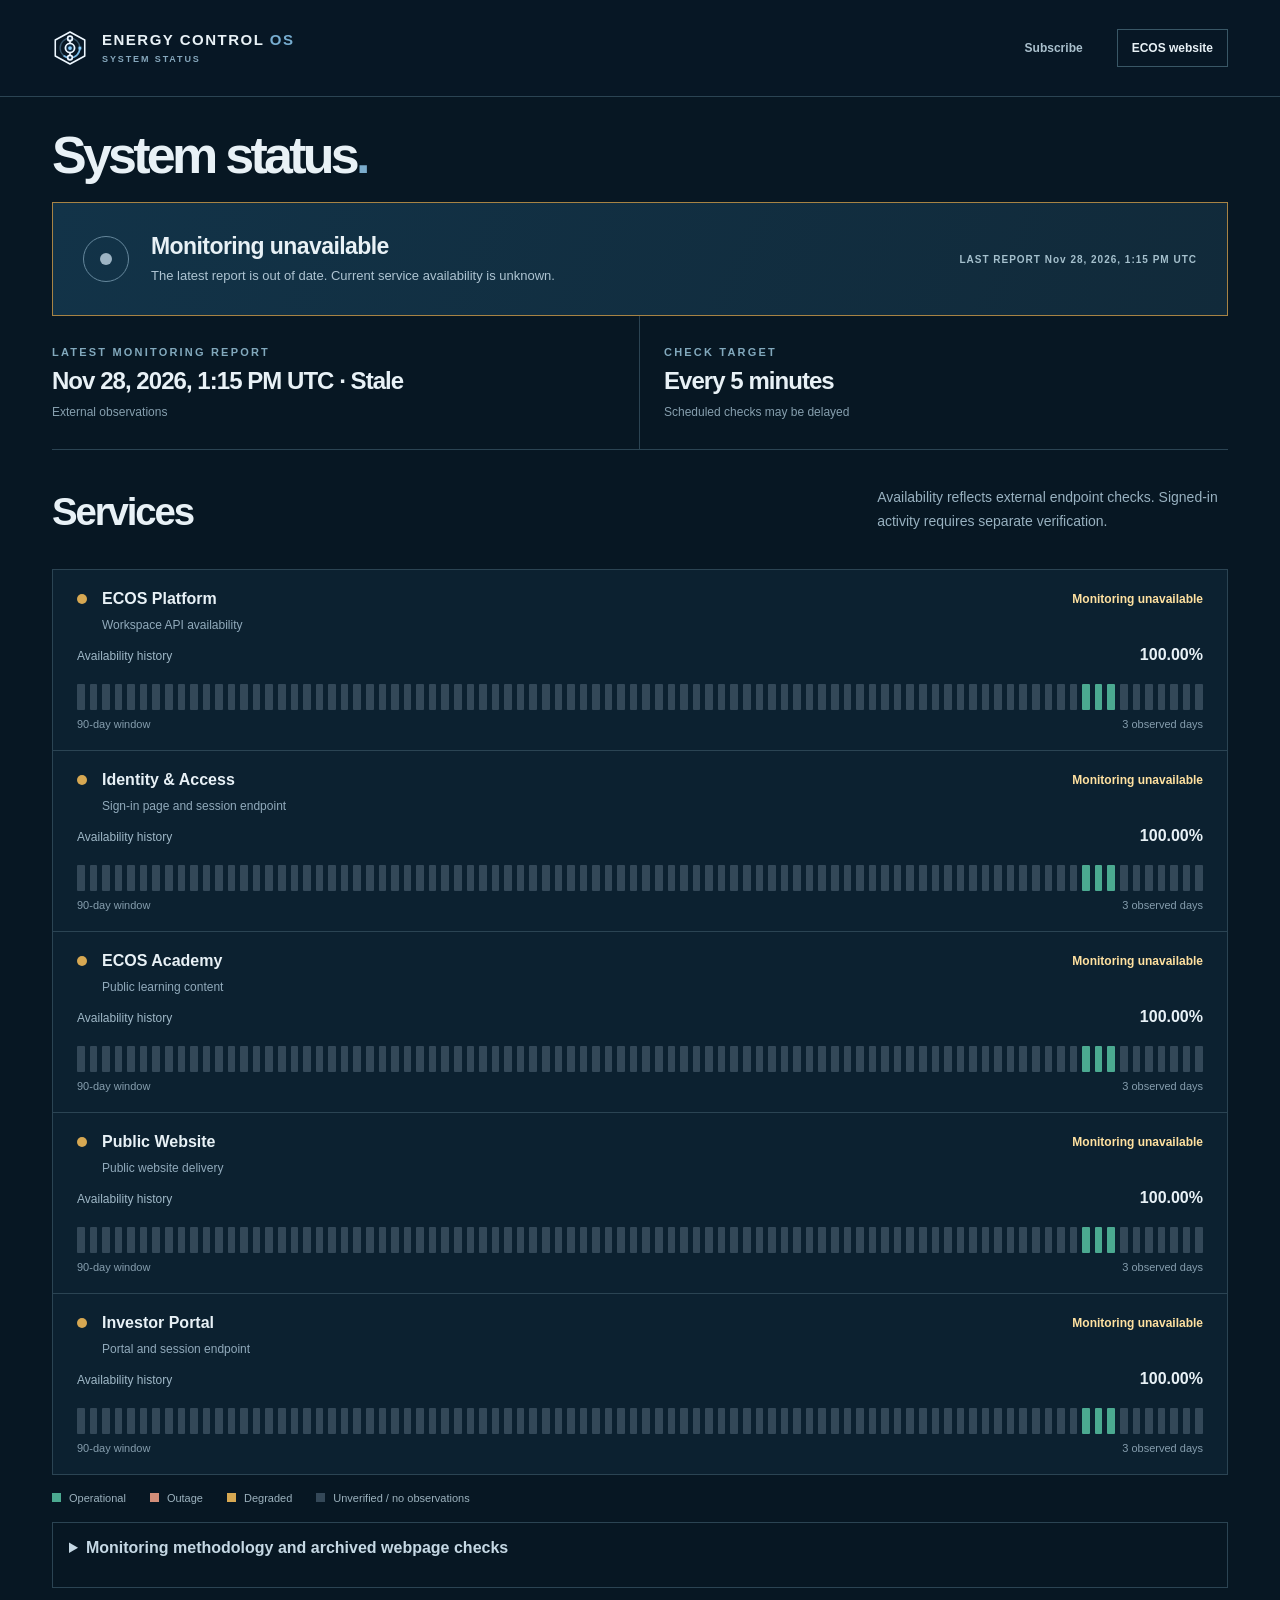
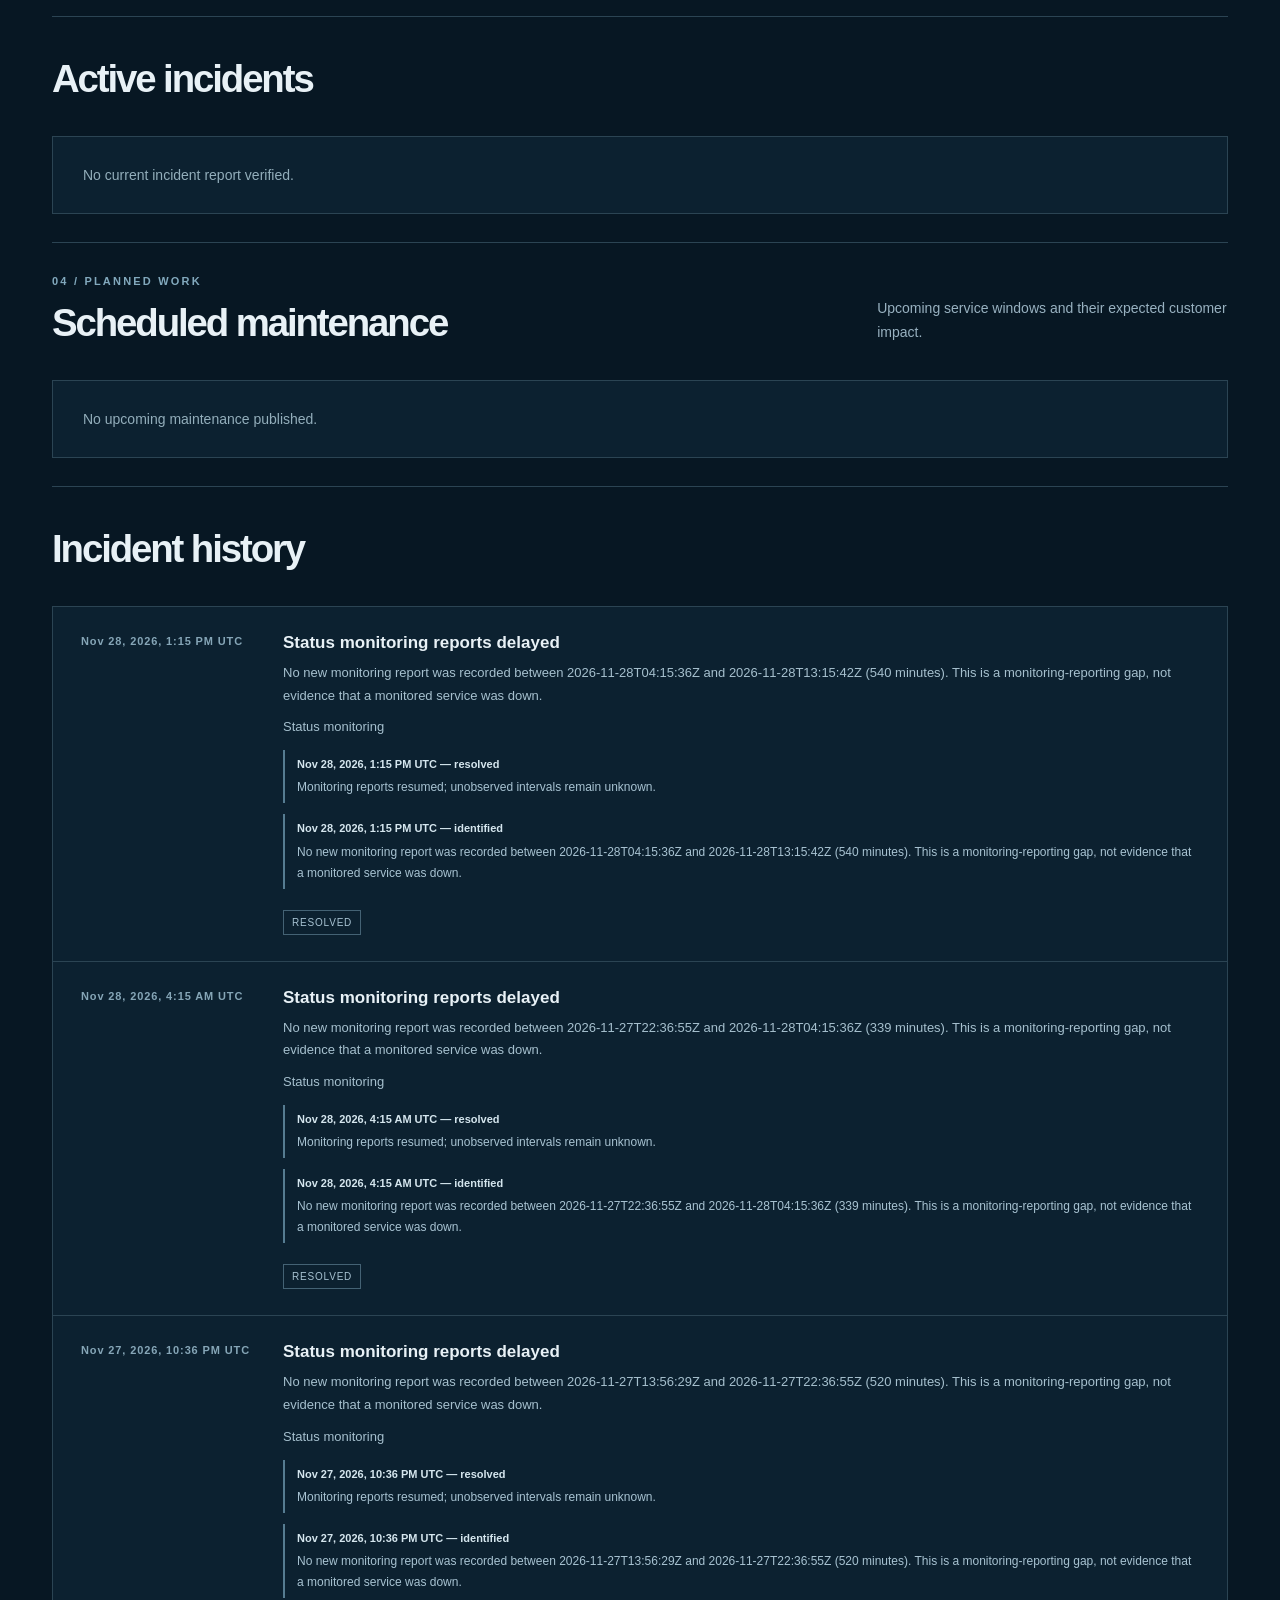
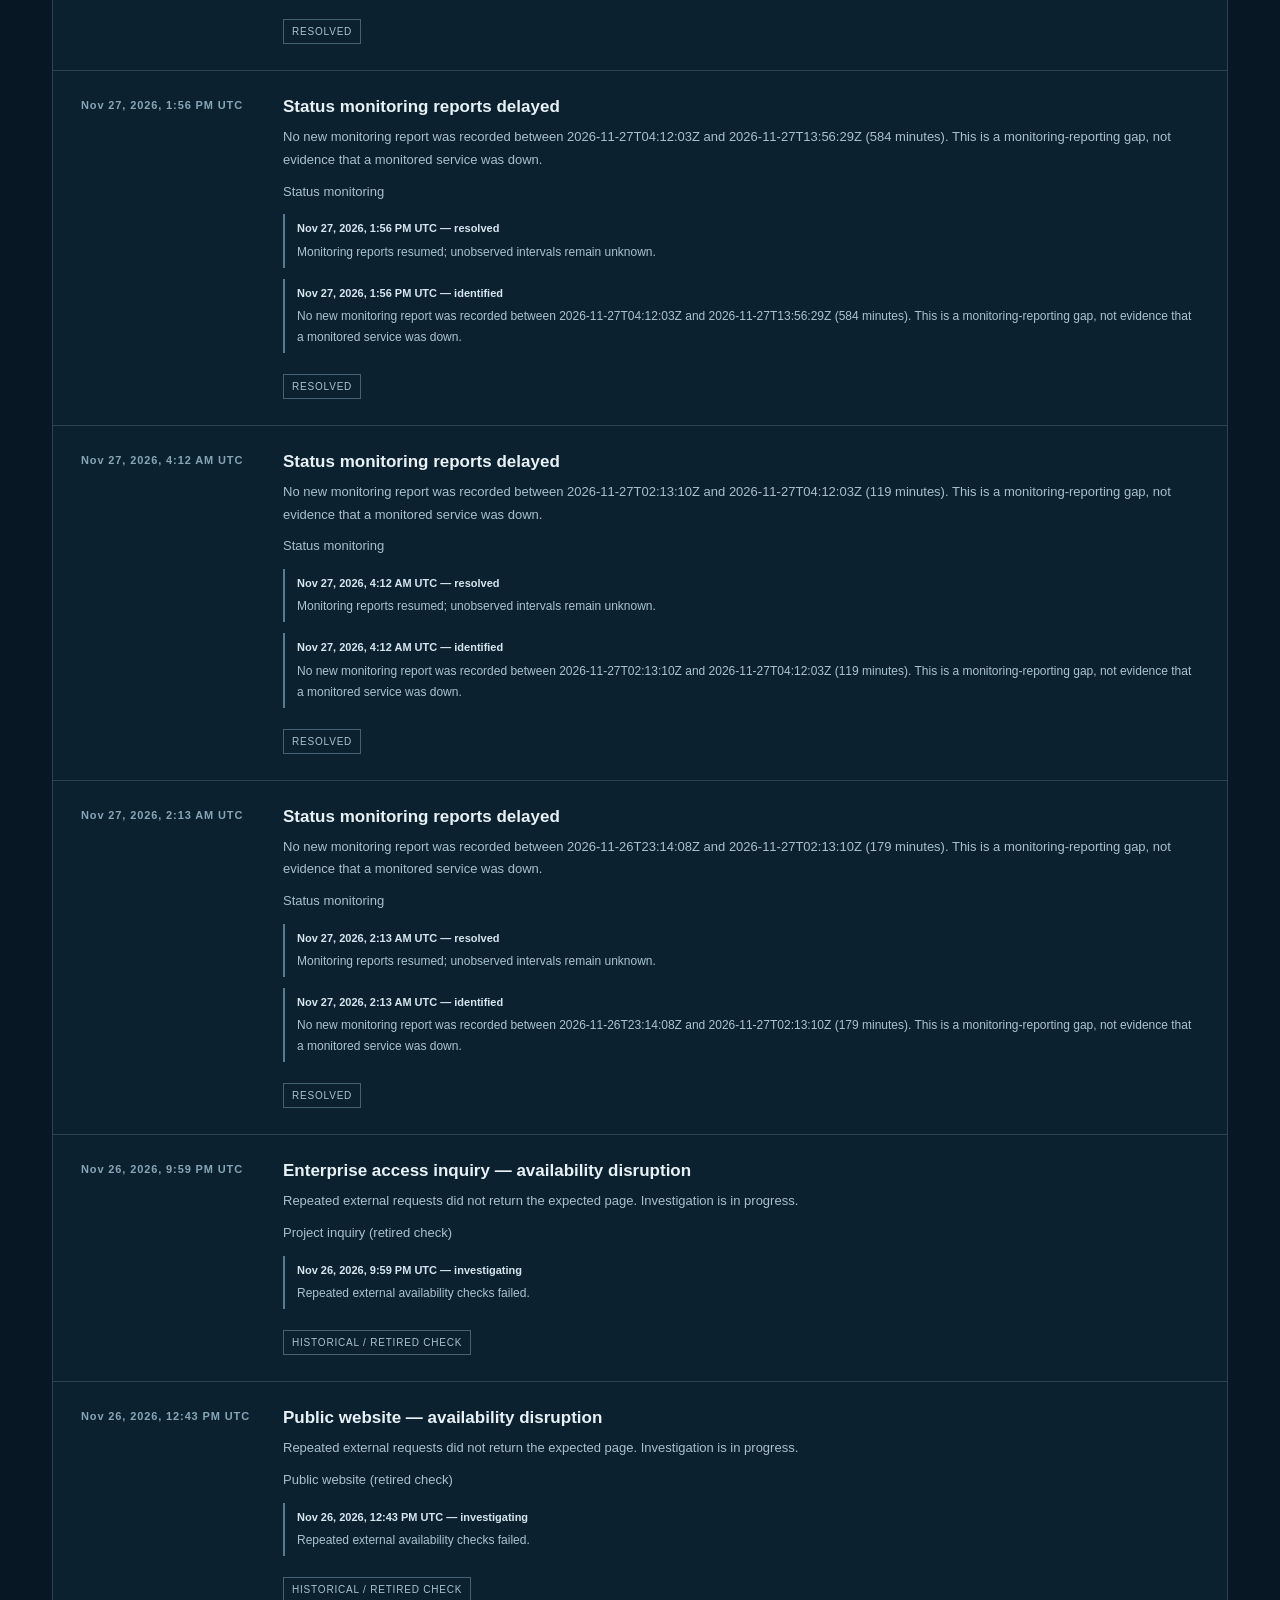
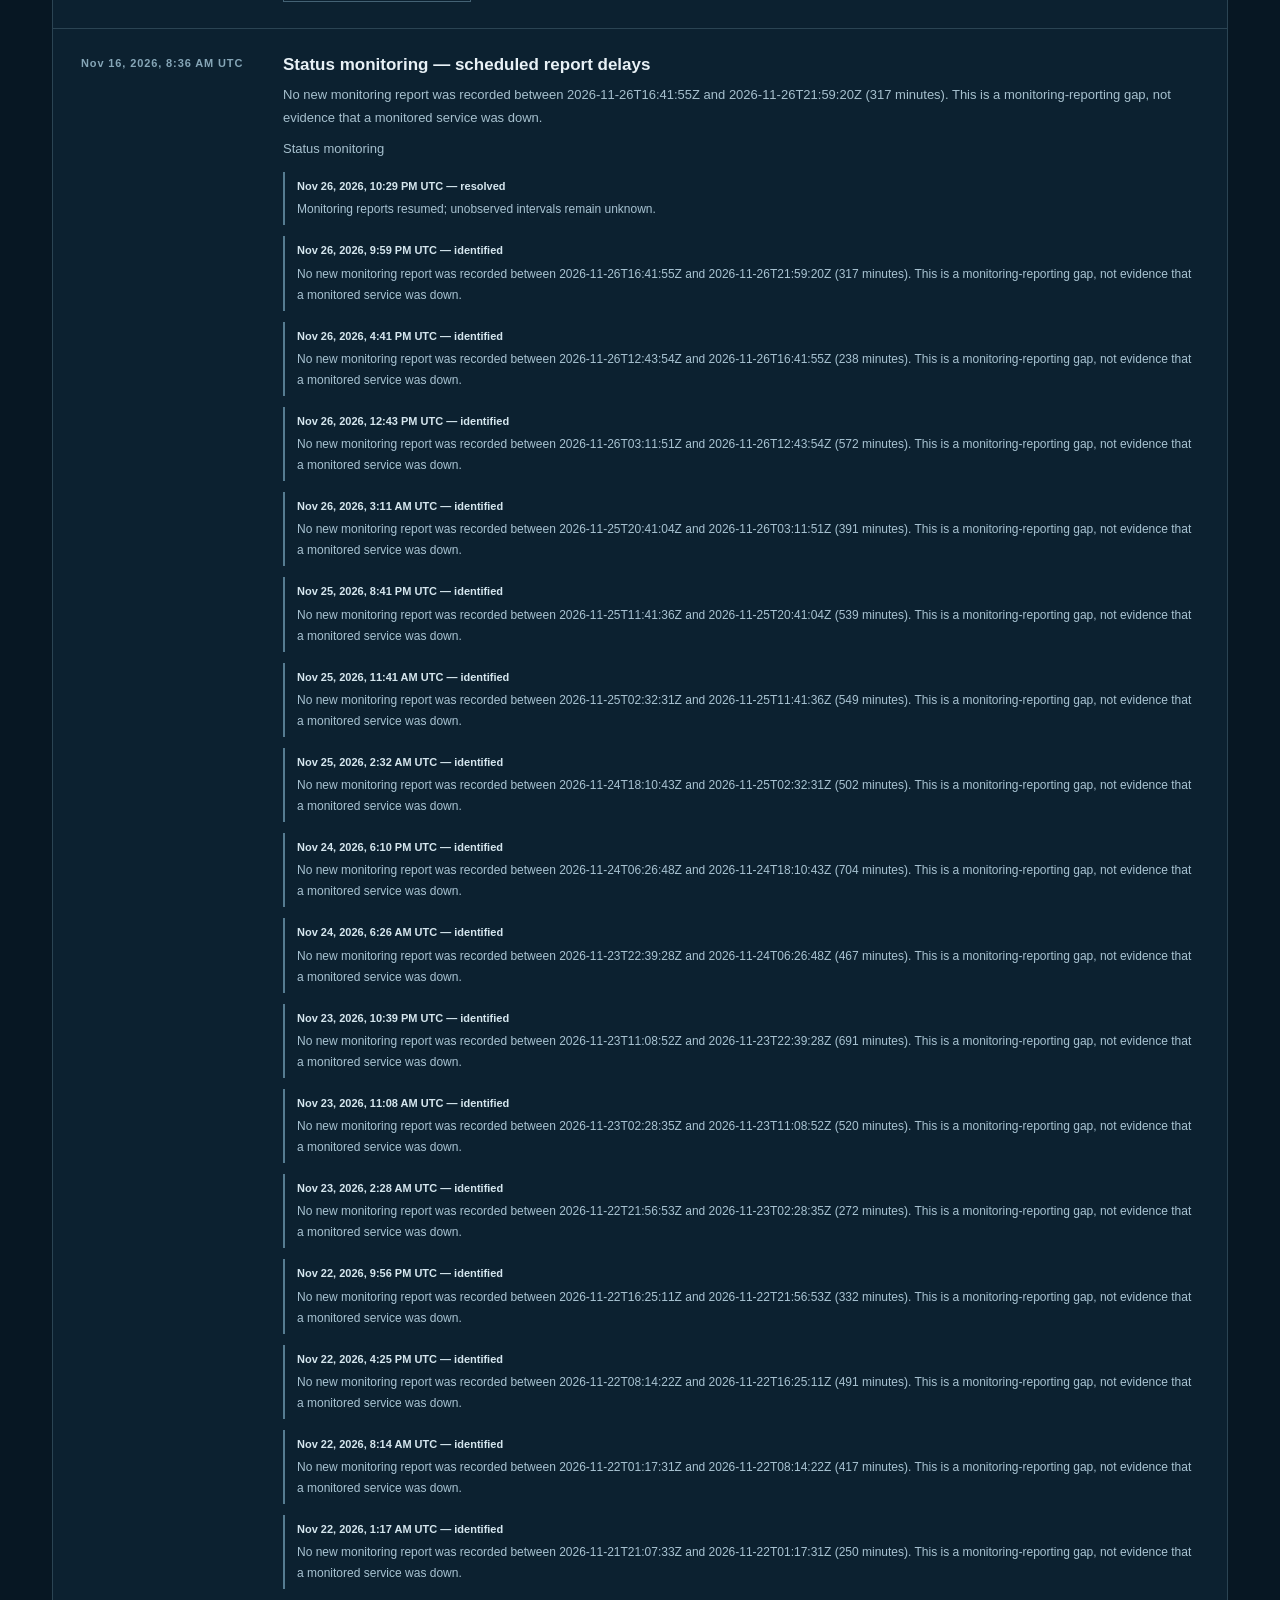
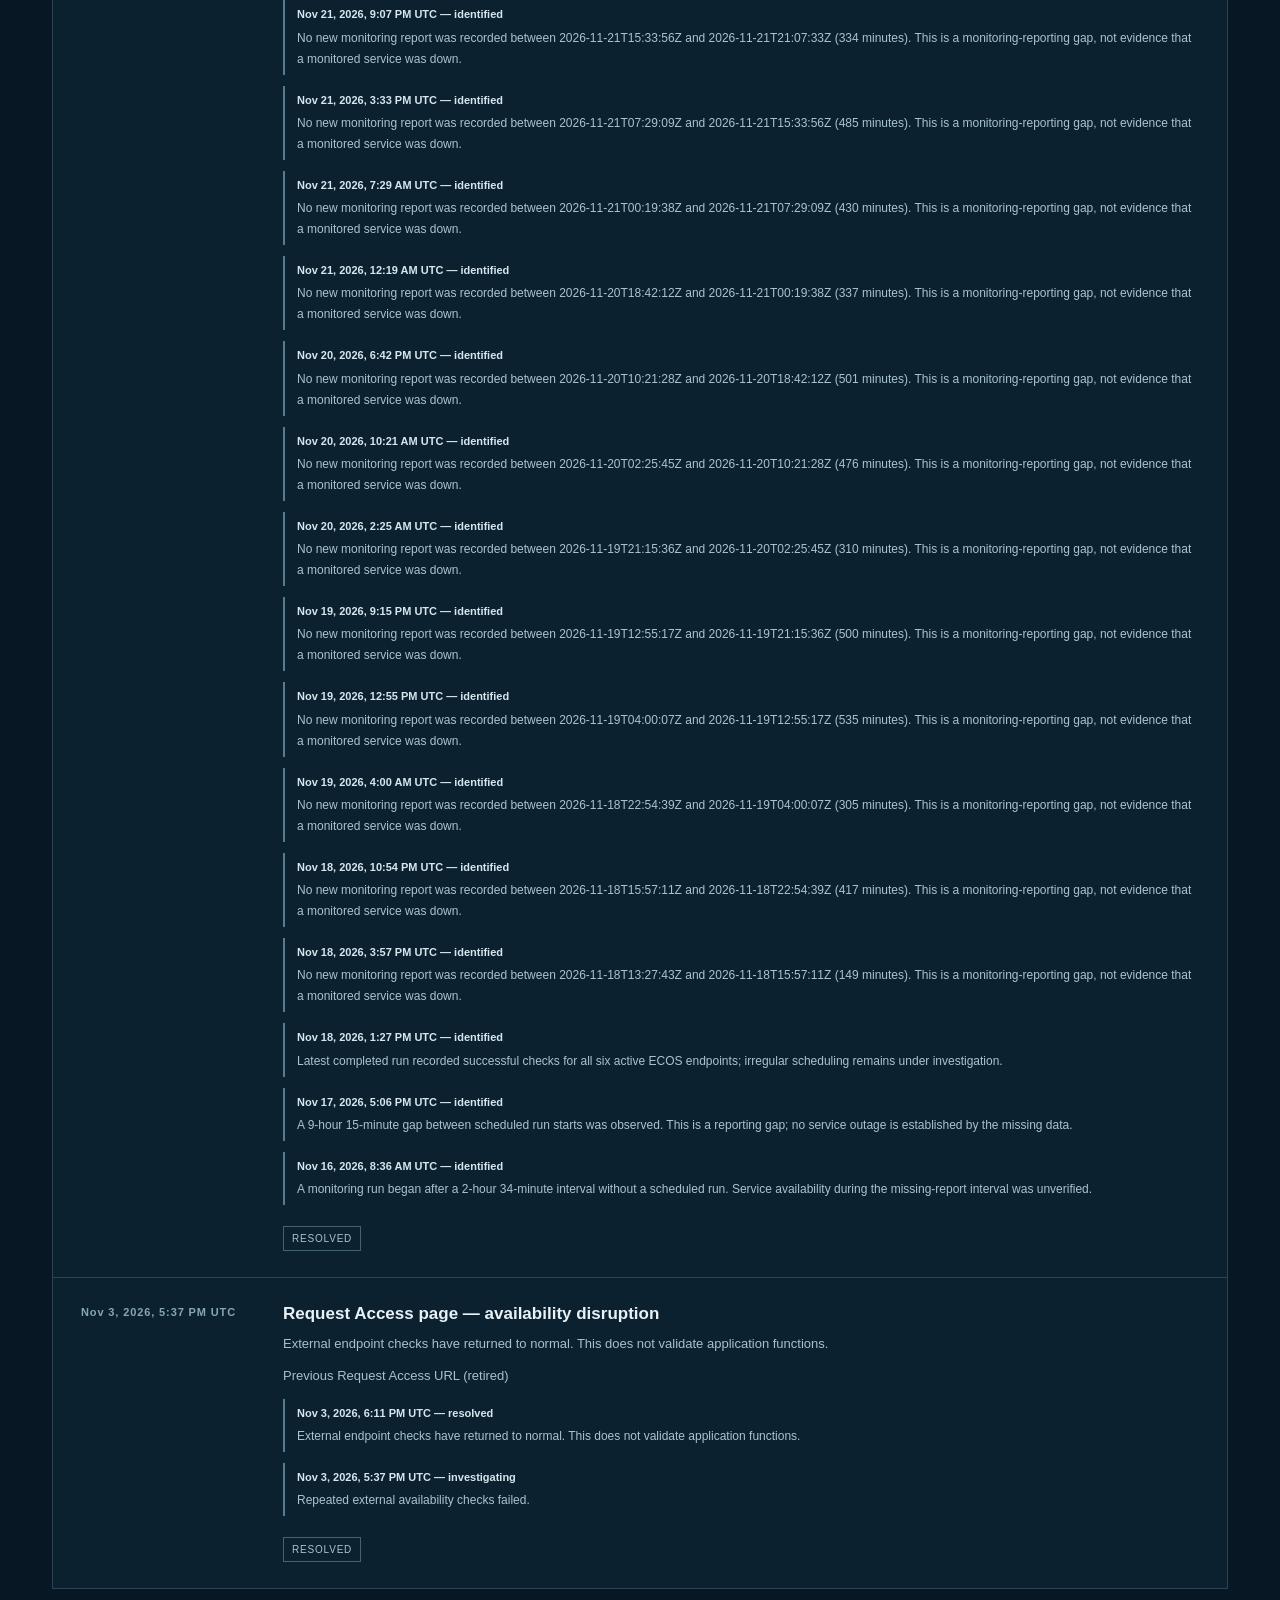
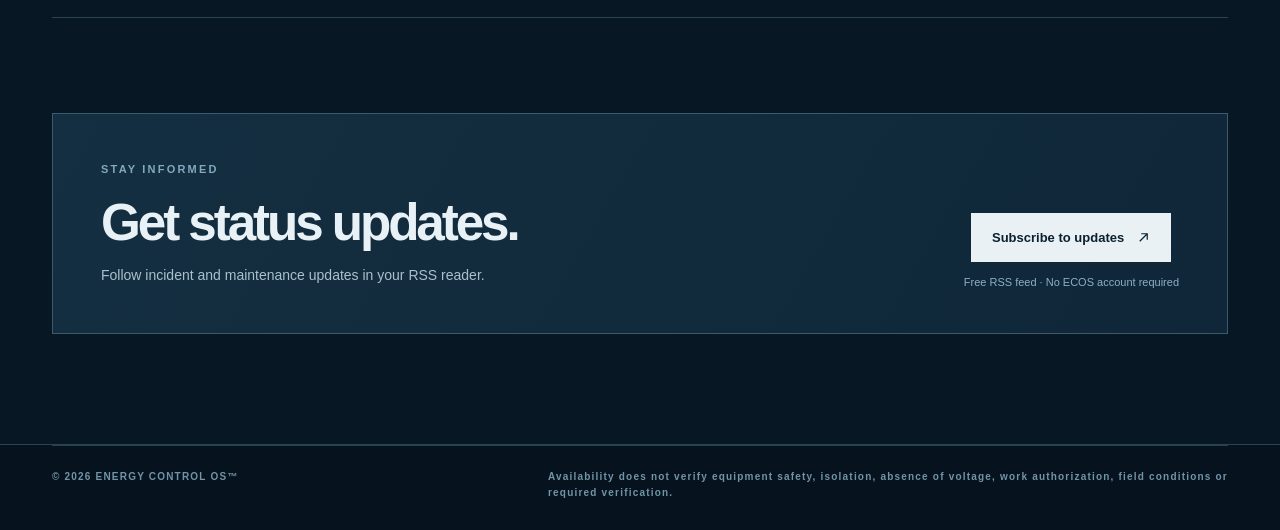
<file: site/index.html>
<!doctype html>
<html lang="en">
<head>
<meta charset="utf-8">
<meta name="viewport" content="width=device-width,initial-scale=1">
<meta name="theme-color" content="#071825">
<meta name="description" content="External service checks, incident updates and planned maintenance for Energy Control OS.">
<title>System Status | Energy Control OS</title>
<link rel="icon" href="./favicon.svg" type="image/svg+xml">
<link rel="stylesheet" href="./styles.css?v=iri001-20261126d">
<link rel="alternate" type="application/rss+xml" title="ECOS Status Updates" href="https://nullicide.github.io/ecos-status/feed.xml">
<script src="./app.js?v=editorial-20261126" defer></script>
</head>
<body>
<a class="skip" href="#main">Skip to status</a>
<header class="site-header ecos-on-dark"><div class="shell nav-inner">
<a class="brand" href="./" aria-label="Energy Control OS System Status home"><svg class="brand-symbol ecos-circuit-meridian" aria-hidden="true" focusable="false" viewBox="0 0 48 48" xmlns="http://www.w3.org/2000/svg"><path class="ecos-outline" d="M24 2.65 43.65 13.325V34.675L24 45.35 4.35 34.675V13.325Z"/>
<circle class="ecos-track" cx="24" cy="24" r="13.2"/>
<g class="ecos-meridian-orbit">
  <circle class="ecos-orbit-arc" cx="24" cy="24" r="13.2"/>
  <circle class="ecos-orbit-glow" cx="37.2" cy="24" r="3.2"/>
  <circle class="ecos-orbit-node" cx="37.2" cy="24" r="2"/>
</g>
<path class="ecos-conductor" d="M24 11.2V36.8"/>
<circle class="ecos-terminal" cx="24" cy="11.2" r="3.1"/>
<circle class="ecos-terminal" cx="24" cy="36.8" r="3.1"/>
<circle class="ecos-hub" cx="24" cy="24" r="6.1"/>
<circle class="ecos-hub-center" cx="24" cy="24" r="2.5"/></svg><span>ENERGY CONTROL <em>OS</em><small>SYSTEM STATUS</small></span></a>
<nav class="nav-links" aria-label="Primary"><a href="#subscribe">Subscribe</a><a href="https://www.energycontrolos.com/" class="back-link">ECOS website</a></nav>
</div></header>
<main id="main">
<section class="intro shell"><h1>System status<span>.</span></h1></section>
<div class="shell"><noscript><p class="loading-item">Enable JavaScript to load the latest monitoring report. You can also read the <a href="https://nullicide.github.io/ecos-status/feed.xml">published incident feed</a>.</p></noscript><section class="global-status" id="globalStatus" aria-live="polite" data-state="unknown"><span class="signal" aria-hidden="true"><i></i></span><div class="global-copy"><strong id="globalTitle">Checking monitoring reports</strong><p id="globalDetail">Retrieving the latest published observations.</p></div><span class="global-timestamp" id="globalTime">LOADING REPORT</span></section>
<div class="intro-metrics"><div><span class="metric-label">LATEST MONITORING REPORT</span><strong id="lastChecked">Not available</strong><small>External observations</small></div><div><span class="metric-label">CHECK TARGET</span><strong>Every 5 minutes</strong><small>Scheduled checks may be delayed</small></div></div>
<section class="section" id="components"><div class="section-heading"><div><h2>Services</h2></div><p>Availability reflects external endpoint checks. Signed-in activity requires separate verification.</p></div><div id="componentList" class="component-list" aria-live="polite"><div class="loading-item">Loading service checks.</div></div><div id="history" class="history-legend"><span><i class="key okay"></i>Operational</span><span><i class="key failing"></i>Outage</span><span><i class="key degraded-key"></i>Degraded</span><span><i class="key missing"></i>Unverified / no observations</span></div><details class="methodology"><summary>Monitoring methodology and archived webpage checks</summary><p>External HTTPS checks cover public pages and access without signing in. They leave production records untouched. Signed-in sessions, workspace transactions, email delivery, backups and private document retrieval fall outside this coverage. The 90-day percentage uses required endpoint observations. Periods without observations are unknown. Earlier webpage counts are available in the archive.</p><div id="probeDetails"></div><div id="retiredHistory"></div></details></section>
<section class="section" id="incidents"><div class="section-heading"><div><h2>Active incidents</h2></div></div><div id="activeIncidents" class="timeline-list"><div class="loading-item">Loading reports.</div></div></section>
<section class="section" id="maintenance"><div class="section-heading"><div><span class="section-num">04 / PLANNED WORK</span><h2>Scheduled maintenance</h2></div><p>Upcoming service windows and their expected customer impact.</p></div><div id="maintenanceList" class="timeline-list"><div class="loading-item">Loading maintenance notices.</div></div></section>
<section class="section" id="incident-history"><div class="section-heading"><div><h2>Incident history</h2></div></div><div id="incidentList" class="timeline-list"></div></section><section class="subscribe" id="subscribe"><div><span class="section-num">STAY INFORMED</span><h2>Get status updates.</h2><p>Follow incident and maintenance updates in your RSS reader.</p></div><div class="subscribe-actions"><a class="btn" id="openSubscribe" href="https://nullicide.github.io/ecos-status/feed.xml" aria-haspopup="dialog" aria-controls="subscribeDialog">Subscribe to updates <svg viewBox="0 0 20 20" aria-hidden="true"><path d="M5 15 15 5M7 5h8v8"/></svg></a><span>Free RSS feed · No ECOS account required</span></div></section>
<dialog class="subscribe-dialog" id="subscribeDialog" aria-labelledby="subscribeDialogTitle" aria-describedby="subscribeDialogText">
  <div class="subscribe-dialog-inner">
    <div class="subscribe-dialog-top"><span class="section-num">ECOS / INCIDENT UPDATES</span><button id="closeSubscribe" class="subscribe-close" type="button" aria-label="Close subscription options"><svg aria-hidden="true" viewBox="0 0 20 20" width="18" height="18" fill="none" stroke="currentColor" stroke-width="1.7" stroke-linecap="round"><path d="M4 4l12 12M16 4 4 16"/></svg></button></div>
    <h2 id="subscribeDialogTitle">Follow service updates.</h2>
    <p id="subscribeDialogText">Add our public RSS feed to a feed reader to follow new incident reports and maintenance notices. No email address is collected by ECOS.</p>
    <label for="subscribeFeedUrl">PUBLIC RSS ADDRESS</label>
    <input id="subscribeFeedUrl" value="https://nullicide.github.io/ecos-status/feed.xml" readonly spellcheck="false" autocomplete="off" aria-label="RSS feed URL">
    <button class="subscribe-copy" id="copySubscribeUrl" type="button"><svg aria-hidden="true" viewBox="0 0 20 20" width="18" height="18" fill="none" stroke="currentColor" stroke-width="1.65" stroke-linecap="round" stroke-linejoin="round"><rect x="7" y="6" width="10" height="12" rx="1.5"/><path d="M13 6V4a2 2 0 0 0-2-2H5a2 2 0 0 0-2 2v9a2 2 0 0 0 2 2h2"/></svg>Copy feed URL</button>
    <div class="subscribe-helpers"><a href="https://feedly.com/i/subscription/feed%2Fhttps%3A%2F%2Fnullicide.github.io%2Fecos-status%2Ffeed.xml" target="_blank" rel="noopener noreferrer">Open in Feedly <svg viewBox="0 0 20 20" width="14" height="14" fill="none" stroke="currentColor" stroke-width="1.65" stroke-linecap="round" stroke-linejoin="round" aria-hidden="true"><path d="M5 15 15 5M7 5h8v8"/></svg></a><a href="https://nullicide.github.io/ecos-status/feed.xml" target="_blank" rel="noopener" type="application/rss+xml">View RSS feed <svg viewBox="0 0 20 20" width="14" height="14" fill="none" stroke="currentColor" stroke-width="1.65" stroke-linecap="round" stroke-linejoin="round" aria-hidden="true"><path d="M5 15 15 5M7 5h8v8"/></svg></a></div>
    <p class="subscribe-feedback" id="subscribeFeedback" role="status" aria-live="polite"></p>
    <p class="subscribe-note">Email alerts are unavailable.</p>
  </div>
</dialog>
</div>
</main>
<footer class="footer ecos-on-dark"><div class="shell footer-lower"><span>© 2026 ENERGY CONTROL OS™</span><span>Availability does not verify equipment safety, isolation, absence of voltage, work authorization, field conditions or required verification.</span></div></footer>
</body></html>
</file>
<file: site/styles.css>
:root{color-scheme:dark;--bg:#071723;--ink:#e8f1f6;--muted:#9eb4c3;--blue:#85b6d1;--teal:#58c6a9;--amber:#e2ba76;--red:#f18c88;--line:#2b4453;--panel:#102838;--panel2:#0c2130;--font:-apple-system,BlinkMacSystemFont,"Segoe UI",Inter,Roboto,"Helvetica Neue",Arial,sans-serif}*{box-sizing:border-box}html{scroll-behavior:smooth}body{margin:0;background:var(--bg);color:var(--ink);font-family:var(--font);-webkit-font-smoothing:antialiased}a{color:inherit;text-decoration:none}a:hover{color:#abdaed}button,a{touch-action:manipulation}a:focus-visible{outline:2px solid #b7e4ff;outline-offset:4px}.skip{position:absolute;left:1rem;top:-4rem;background:white;color:#051a29;padding:.7rem;z-index:5}.skip:focus{top:1rem}.shell{width:min(1400px,calc(100% - 104px));margin:auto}.site-header{border-bottom:1px solid var(--line);background:#071725}.nav-inner{height:96px;display:flex;justify-content:space-between;align-items:center;gap:28px}.brand{display:flex;align-items:center;gap:14px;font-size:15px;letter-spacing:.1em;font-weight:750;line-height:1.25;white-space:nowrap}.brand-symbol{width:36px;height:36px;flex:none}.brand em,.footer-brand span{font-style:normal;color:#77add0}.brand small{display:block;margin-top:5px;font-size:9px;color:#86a7bc;letter-spacing:.21em}.nav-links{display:flex;align-items:center;gap:34px;font-size:12px;color:#aac0cd;font-weight:630}.nav-links a{white-space:nowrap}.back-link{color:#e8f1f6;border:1px solid #395766;padding:11px 14px}.back-link svg,.btn svg{width:15px;height:15px;fill:none;stroke:currentColor;stroke-width:1.6;vertical-align:-3px;margin-left:8px}.intro{padding:100px 0 76px}.eyebrow,.section-num,.metric-label{font-size:11px;letter-spacing:.2em;color:#82a9bd;font-weight:710}.eyebrow{display:flex;align-items:center;gap:14px}.eyebrow-rule{width:32px;border-top:2px solid #79b0d0}.intro-grid{margin-top:50px;display:grid;grid-template-columns:minmax(0,1.75fr) minmax(235px,.58fr);gap:70px;align-items:end}h1{font-size:clamp(58px,7.2vw,106px);font-weight:620;line-height:1.02;letter-spacing:-.072em;margin:0}h1 span{color:#7baccc}.lede{font-size:18px;line-height:1.65;color:#b6c8d2;max-width:650px;margin:28px 0 0}.intro-aside{border-top:1px solid #416073;padding-top:24px}.intro-aside span,.footer-upper>div>span{font-size:10px;letter-spacing:.14em;font-weight:800;color:#88afc4}.intro-aside p{font-size:16px;line-height:1.65;color:#c6d4df;margin:23px 0 0}.global-status{border:1px solid #416075;background:linear-gradient(114deg,#123348,#112a3a);padding:26px 30px;display:flex;gap:22px;align-items:center;min-height:114px}.signal{flex:0 0 46px;height:46px;display:grid;place-items:center;border:1px solid #65879c;border-radius:50%}.signal i{width:12px;height:12px;border-radius:50%;background:#9db4c4}.global-copy{flex:1;min-width:0}.global-copy strong{font-size:23px;letter-spacing:-.025em;font-weight:660}.global-copy p{font-size:13px;line-height:1.5;color:#aec4d2;margin:6px 0 0}.global-timestamp{font-size:10px;letter-spacing:.1em;font-weight:750;color:#a5c0cd;text-align:right}.global-status[data-state=operational]{border-color:#3e8c79}.global-status[data-state=operational] .signal i{background:var(--teal);box-shadow:0 0 15px #58c6a97a}.global-status[data-state=degraded]{border-color:#907951}.global-status[data-state=degraded] .signal i{background:var(--amber)}.global-status[data-state=outage]{border-color:#a15f60}.global-status[data-state=outage] .signal i{background:var(--red)}.intro-metrics{display:grid;grid-template-columns:repeat(3,1fr);border-bottom:1px solid var(--line)}.intro-metrics>div{padding:30px 24px;border-right:1px solid var(--line);display:flex;flex-direction:column;gap:9px}.intro-metrics>div:first-child{padding-left:0}.intro-metrics>div:last-child{border-right:0}.intro-metrics strong{font-size:24px;letter-spacing:-.04em;line-height:1.2;font-weight:610}.intro-metrics small{color:#869fae;font-size:12px}.section{padding:87px 0;border-bottom:1px solid var(--line);scroll-margin-top:34px}.section-heading{display:grid;grid-template-columns:minmax(0,1.3fr) minmax(240px,.6fr);gap:65px;align-items:end;margin-bottom:35px}.section-heading h2{font-size:clamp(30px,3vw,43px);letter-spacing:-.055em;font-weight:620;margin:12px 0 0}.section-heading p{margin:0;color:#98b1c0;font-size:14px;line-height:1.7}.component-list,.history-list,.timeline-list{border:1px solid var(--line);background:var(--panel2)}.component{display:grid;grid-template-columns:minmax(0,1fr) auto;align-items:center;gap:30px;padding:25px 28px;border-bottom:1px solid var(--line)}.component:last-child,.history-row:last-child,.timeline-item:last-child{border-bottom:0}.component-title{display:flex;align-items:center;gap:15px}.state-dot{width:10px;height:10px;border-radius:50%;background:#90a9b8;flex:none}.state-dot.operational{background:var(--teal)}.state-dot.degraded{background:var(--amber)}.state-dot.outage{background:var(--red)}.component-title strong{font-size:17px;font-weight:640}.component p{margin:8px 0 0 25px;color:#91aabb;font-size:12px;line-height:1.5}.state-label{font-size:12px;font-weight:650;white-space:nowrap;color:#9fb9c8}.state-label.operational{color:#84dac0}.state-label.degraded{color:#edc990}.state-label.outage{color:#ffaba6}.history-row{padding:26px 28px;border-bottom:1px solid var(--line)}.history-top{display:flex;justify-content:space-between;align-items:baseline;gap:15px}.history-top strong{font-size:16px}.history-top span{font-size:12px;color:#9fb8c7}.days{display:grid;grid-template-columns:repeat(90,1fr);gap:5px;margin:20px 0 8px}.day{height:26px;background:#344956;border-radius:1px}.day.good{background:#4ba990}.day.bad{background:#d28e79}.day.partial{background:#b9a16f}.day.none{background:#334858}.history-foot{display:flex;justify-content:space-between;gap:20px;color:#859dad;font-size:11px}.history-legend{display:flex;flex-wrap:wrap;gap:24px;font-size:11px;color:#9cb2be;margin-top:17px}.history-legend span{display:flex;align-items:center;gap:8px}.key{height:9px;width:9px;display:inline-block}.key.okay{background:#4ba990}.key.failing{background:#d28e79}.key.missing{background:#344858}.timeline-item{padding:26px 28px;border-bottom:1px solid var(--line);display:grid;grid-template-columns:180px minmax(0,1fr);gap:22px}.timeline-date{font-size:11px;letter-spacing:.08em;color:#86a6b7;font-weight:650;line-height:1.55}.timeline-main strong{font-size:17px;font-weight:640}.timeline-main p{font-size:13px;color:#a6c0ce;line-height:1.75;margin:9px 0}.timeline-status{display:inline-flex;margin-top:10px;font-size:10px;text-transform:uppercase;letter-spacing:.08em;border:1px solid #446274;padding:6px 8px;color:#a7c2d2}.timeline-status.open{border-color:#b18467;color:#ffc29a}.loading-item{padding:30px;color:#93aebb;font-size:14px}.subscribe{margin:95px 0 110px;background:linear-gradient(120deg,#142f41,#0f2738);border:1px solid #3b5a6c;padding:45px 48px;display:flex;align-items:end;justify-content:space-between;gap:50px}.subscribe h2{font-size:clamp(34px,4vw,52px);letter-spacing:-.06em;margin:16px 0 12px;font-weight:620}.subscribe p{font-size:14px;line-height:1.7;color:#aac1cd;max-width:630px;margin:0}.subscribe-actions{display:flex;align-items:center;flex-direction:column;gap:14px;flex:none}.btn{display:block;text-align:center;background:#e9f1f4;color:#0c2130;font-size:13px;font-weight:750;min-width:200px;padding:17px 20px}.btn:hover{background:#bfe5f3;color:#0c2130}.subscribe-actions span{font-size:11px;color:#8cb0c3}.footer{background:#06131e;border-top:1px solid var(--line)}.footer-upper{padding:65px 0 78px;display:grid;grid-template-columns:2fr 1fr 1fr;gap:60px}.footer-brand{font-size:18px;letter-spacing:.16em;font-weight:750}.footer-upper p{color:#87a5b5;font-size:13px;line-height:1.9;margin:23px 0 0}.footer-upper>div:not(:first-child){display:flex;flex-direction:column;gap:14px}.footer-upper>div>span{margin-bottom:6px}.footer-upper a:not(.footer-brand){font-size:13px;color:#b5c9d3}.footer-lower{border-top:1px solid #284151;padding:23px 0 29px;display:flex;justify-content:space-between;gap:18px;font-size:10px;letter-spacing:.12em;color:#7294a7;font-weight:650}
@media(max-width:920px){.shell{width:min(100% - 58px,1400px)}.nav-links{gap:18px}.intro-grid{gap:35px}.section-heading{gap:30px}.intro{padding-top:80px}}@media(max-width:680px){.shell{width:calc(100% - 36px)}.nav-inner{height:78px}.brand{font-size:12px;gap:9px}.brand-symbol{width:30px;height:30px}.brand small{font-size:8px}.nav-links a:not(.back-link){display:none}.nav-links .back-link{padding:9px 10px;font-size:11px}.intro{padding:66px 0 40px}.intro-grid,.section-heading{grid-template-columns:1fr;gap:25px}.intro-grid{margin-top:34px}h1{font-size:clamp(57px,13vw,78px)}.lede{font-size:16px;margin-top:20px}.intro-aside{padding-top:16px}.intro-aside p{margin:11px 0 0;font-size:14px}.global-status{padding:24px 18px;gap:13px;align-items:flex-start;flex-wrap:wrap}.signal{width:30px;height:30px;flex-basis:30px}.signal i{width:9px;height:9px}.global-copy{flex-basis:calc(100% - 53px)}.global-copy strong{font-size:19px}.global-timestamp{margin-left:44px;text-align:left}.intro-metrics>div{padding:19px 11px;min-width:0}.intro-metrics strong{font-size:17px}.metric-label{font-size:8px;letter-spacing:.12em}.intro-metrics small{font-size:10px;line-height:1.5}.section{padding:63px 0}.section-heading h2{font-size:32px}.component{padding:22px 16px;gap:15px}.component-title strong{font-size:15px}.component p{margin-left:25px}.state-label{font-size:11px}.history-row{padding:23px 16px}.days{gap:3px}.day{height:18px}.timeline-item{grid-template-columns:1fr;gap:8px;padding:22px 16px}.subscribe{margin:65px 0;padding:30px 21px;display:block}.subscribe-actions{align-items:stretch;margin-top:26px}.footer-upper{grid-template-columns:1fr 1fr;gap:38px 20px;padding:45px 0}.footer-upper>div:first-child{grid-column:1/-1}.footer-lower{flex-direction:column;font-size:9px}}
@media(prefers-reduced-motion:reduce){html{scroll-behavior:auto}}

.timeline-main .incident-update{font-size:12px;border-left:2px solid #567c91;padding:5px 0 5px 12px;margin:11px 0;color:#a8c3d2}.incident-update strong{display:block;font-size:11px;font-weight:660;color:#d5e6ee;margin-bottom:3px}


/* ECOS STATUS v1.0.1: exact Circuit Meridian logo and animation from ECOS public footer. */
.ecos-circuit-meridian {
  --ecos-outline: #172b38;
  --ecos-wire: #172b38;
  --ecos-track-color: #a7b8c2;
  --ecos-scan-color: #4a83ae;
  --ecos-dot-color: #4f94c8;
  --ecos-disc-color: #f7f8f6;
  display: inline-block;
  flex: none;
  overflow: visible;
  vertical-align: middle;
  shape-rendering: geometricPrecision;
}
.ecos-circuit-meridian .ecos-outline {
  fill: none; stroke: var(--ecos-outline); stroke-width: 2.1;
  stroke-linejoin: round; stroke-linecap: round;
}
.ecos-circuit-meridian .ecos-track {
  fill: none; stroke: var(--ecos-track-color); stroke-width: 1.8; opacity: .63;
}
.ecos-circuit-meridian .ecos-meridian-orbit {
  transform-origin: 24px 24px;
  animation: ecos-meridian-turn 28s linear infinite;
}
.ecos-circuit-meridian .ecos-orbit-arc {
  fill: none; stroke: var(--ecos-scan-color); stroke-width: 2.25;
  stroke-linecap: round; stroke-dasharray: 29 83; opacity: .96;
}
.ecos-circuit-meridian .ecos-orbit-glow {
  fill: var(--ecos-dot-color); opacity: .18;
  animation: ecos-meridian-breathe 3.5s ease-in-out infinite;
}
.ecos-circuit-meridian .ecos-orbit-node { fill: var(--ecos-dot-color); }
.ecos-circuit-meridian .ecos-conductor {
  fill: none; stroke: var(--ecos-wire); stroke-width: 2.25; stroke-linecap: round;
}
.ecos-circuit-meridian .ecos-terminal {
  fill: var(--ecos-disc-color); stroke: var(--ecos-wire); stroke-width: 2.3;
}
.ecos-circuit-meridian .ecos-hub {
  fill: var(--ecos-disc-color); stroke: var(--ecos-wire); stroke-width: 2.4;
}
.ecos-circuit-meridian .ecos-hub-center { fill: var(--ecos-dot-color); }
/* Light on dark: ECOS app header / optional dark public page. */
.story .ecos-circuit-meridian,
.access-body .ecos-circuit-meridian,
.ecos-on-dark .ecos-circuit-meridian,
.site-footer .ecos-circuit-meridian {
  --ecos-outline: #edf7ff;
  --ecos-wire: #eaf5ff;
  --ecos-track-color: #537992;
  --ecos-scan-color: #7bbce9;
  --ecos-dot-color: #8bd0ff;
  --ecos-disc-color: #0b263d;
}
/* Explicitly supersede legacy brand-mark path:first-child/last-child. */
.brand-mark.ecos-circuit-meridian .ecos-outline,
.brand-mark.ecos-circuit-meridian .ecos-conductor {
  stroke: var(--ecos-outline); fill: none;
}
.brand-mark.ecos-circuit-meridian .ecos-conductor { stroke: var(--ecos-wire); }
.brand-mark.ecos-circuit-meridian .ecos-orbit-arc {
  stroke: var(--ecos-scan-color);
}
/* Fitted within existing header and app logo sizes; no layout jump. */
.brand-mark.ecos-circuit-meridian { width: 38px; height: 38px; }
.mark.ecos-circuit-meridian { width: 45px; height: 45px; }
@media(max-width: 600px) {
  .brand-mark.ecos-circuit-meridian { width: 32px; height: 32px; }
}
@media(max-width: 490px) {
  .mark.ecos-circuit-meridian { width: 40px; height: 40px; }
}
.footer-brand .ecos-circuit-meridian {
  width: 24px; height: 24px; margin-right: 9px; vertical-align: -6px;
}
@keyframes ecos-meridian-turn {
  from { transform: rotate(0deg); }
  to { transform: rotate(360deg); }
}
@keyframes ecos-meridian-breathe {
  0%, 100% { opacity: .10; }
  50% { opacity: .34; }
}
@media(prefers-reduced-motion: reduce) {
  .ecos-circuit-meridian .ecos-meridian-orbit,
  .ecos-circuit-meridian .ecos-orbit-glow { animation: none !important; }
}
@media print {
  .ecos-circuit-meridian .ecos-meridian-orbit,
  .ecos-circuit-meridian .ecos-orbit-glow { animation: none !important; }
}


/* Status-specific placement; identical artwork, no layout change to page modules. */
.site-header .brand-symbol.ecos-circuit-meridian { width:36px; height:36px; flex:none; }
.footer .footer-brand {display:inline-flex; align-items:center;gap:10px;white-space:nowrap;}
.footer .footer-symbol.ecos-circuit-meridian {width:27px;height:27px;flex:none;margin:0;vertical-align:middle;}
.footer .footer-wordmark {color:var(--ink);}
.footer .footer-wordmark > span {color:#77add0;}
@media(max-width:680px){
 .site-header .brand-symbol.ecos-circuit-meridian{width:30px;height:30px;}
 .footer .footer-symbol.ecos-circuit-meridian{width:24px;height:24px;}
 .footer .footer-brand{gap:8px;font-size:clamp(12px,3.7vw,18px);}
}

/* ECOS Status v1.0.4 — measured pass-rate prominence, no inferred history. */
.history-pct{font-size:clamp(24px,2.35vw,34px)!important;font-weight:650!important;letter-spacing:-.045em;color:var(--ink)!important;font-variant-numeric:tabular-nums}
.history-description{color:#97b2c2;font-size:12px;margin:8px 0 16px;line-height:1.5}
.history-top{align-items:baseline}
@media(max-width:530px){.history-pct{font-size:22px!important}.history-description{font-size:11px}}

/* ECOS Status v1.0.5 | restrained signal activity at the global health indicator. */
.global-status .signal{position:relative;isolation:isolate;overflow:visible}
.global-status .signal i{position:relative;z-index:2}
.global-status .signal::after{content:"";position:absolute;inset:7px;border:1px solid currentColor;border-radius:50%;pointer-events:none;opacity:0;transform:scale(1)}
.global-status[data-state="operational"] .signal{color:var(--teal)}
.global-status[data-state="degraded"] .signal{color:var(--amber)}
.global-status[data-state="outage"] .signal{color:var(--red)}
.global-status[data-state="operational"] .signal::after{animation:ecosStatusSignal 3.2s ease-out infinite}
.global-status[data-state="degraded"] .signal::after{animation:ecosStatusSignal 3.9s ease-out infinite}
.global-status[data-state="outage"] .signal::after{animation:ecosStatusSignal 2.8s ease-out infinite}
@keyframes ecosStatusSignal{0%{transform:scale(1);opacity:.5}75%,100%{transform:scale(1.9);opacity:0}}
@media(prefers-reduced-motion:reduce){.global-status .signal::after{animation:none!important;opacity:0!important}}

/* ECOS Status v1.0.6 — accessible RSS subscription flow (no email collection). */
#subscribe{scroll-margin-top:3rem}
.subscribe-dialog{max-width:min(550px,calc(100vw - 32px));width:100%;max-height:calc(100dvh - 38px);overflow:auto;padding:0;margin:auto;border:1px solid #507185;background:#102a3c;color:#e8f1f6;box-shadow:0 24px 100px #000a}
.subscribe-dialog::backdrop{background:rgba(2,11,19,.78);backdrop-filter:blur(4px)}
.subscribe-dialog-inner{padding:34px 36px 30px}
.subscribe-dialog-top{display:flex;justify-content:space-between;align-items:center;gap:12px}
.subscribe-close{background:transparent;border:1px solid #395b6e;color:#cfe4ee;display:grid;place-items:center;width:36px;height:36px;cursor:pointer}
.subscribe-close:hover{background:#1f4257}
.subscribe-dialog h2{font-size:clamp(30px,5vw,43px);font-weight:630;line-height:1.08;letter-spacing:-.05em;margin:25px 0 14px}
.subscribe-dialog p{color:#b0c7d4;font-size:14px;line-height:1.65}
.subscribe-dialog label{display:block;color:#9bb8c9;font-size:10px;letter-spacing:.13em;font-weight:750;margin:24px 0 9px}
.subscribe-dialog input{width:100%;background:#071a28;color:#dcecf4;border:1px solid #4b7085;border-radius:0;padding:15px 14px;font:500 12px/1.5 ui-monospace,SFMono-Regular,Menlo,Consolas,monospace;text-overflow:ellipsis}
.subscribe-dialog input:focus-visible,.subscribe-dialog button:focus-visible,.subscribe-dialog a:focus-visible{outline:2px solid #a1d4f4;outline-offset:3px}
.subscribe-copy{cursor:pointer;display:flex;align-items:center;justify-content:center;gap:10px;border:1px solid #e5eff4;color:#0b2130;background:#e5eff4;font-size:13px;font-weight:750;padding:14px 16px;margin-top:13px;width:100%}
.subscribe-copy:hover{background:#bbdfe9;border-color:#bbdfe9}
.subscribe-helpers{display:flex;flex-wrap:wrap;gap:22px;margin-top:21px}
.subscribe-helpers a{color:#bad7e7;font-weight:650;font-size:12px;text-decoration:underline;text-decoration-color:#6c90a4;text-underline-offset:5px}
.subscribe-helpers span{font-size:13px}
.subscribe-feedback{min-height:0;color:#88dfc1!important;font-weight:630;margin:13px 0 0!important}
.subscribe-feedback:empty{display:none}
.subscribe-note{border-top:1px solid #395666;padding-top:15px;margin-top:25px!important;font-size:12px!important;color:#88a5b5!important}
@media(max-width:620px){.subscribe-dialog-inner{padding:24px 20px 20px}.subscribe-dialog h2{margin-top:16px}.subscribe-helpers{gap:14px}.subscribe-dialog{max-height:calc(100dvh - 20px)}}
@media(prefers-reduced-motion:reduce){.subscribe-dialog::backdrop{backdrop-filter:none}}


/* ECOS Status v2: independent registration and provider health, observation coverage. */
.v2-section{scroll-margin-top:30px}
.v2-readiness-panel{background:linear-gradient(110deg,#102b3b,#0b2332);border:1px solid #35546a;padding:28px 32px;min-height:170px}
.v2-readiness-head{display:flex;gap:22px;justify-content:space-between;align-items:start}
.v2-readiness-head h3{font-size:clamp(23px,2.5vw,32px);font-weight:620;letter-spacing:-.035em;margin:8px 0 0}
.v2-eyebrow,.v2-provider-label,.v2-provider-incidents-heading>span,.v2-coverage-head{font-size:10px;letter-spacing:.15em;font-weight:760;color:#8eb6ca}
.v2-readiness-panel p{color:#b3c7d3;font-size:13px;line-height:1.7;max-width:750px;margin:22px 0}
.v2-meta{border-top:1px solid #375267;display:flex;align-items:center;justify-content:space-between;flex-wrap:wrap;gap:12px;padding-top:15px;color:#89a9ba;font-size:12px}
.v2-meta a{font-weight:710;color:#b4dceb;text-underline-offset:4px}
.v2-meta a:hover{text-decoration:underline}
.v2-state{display:inline-flex;align-items:center;gap:8px;flex-shrink:0;font-size:11px;font-weight:700;color:#becfd8;white-space:normal;text-align:left}
.v2-state:before{content:"";height:7px;width:7px;border-radius:50%;flex:none;background:#8197a5;box-shadow:0 0 0 4px rgba(129,151,165,.1)}
.v2-state--operational:before{background:#58c6a9;box-shadow:0 0 0 4px rgba(88,198,169,.11)}
.v2-state--degraded:before,.v2-state--maintenance:before{background:#e2ba76;box-shadow:0 0 0 4px rgba(226,186,118,.1)}
.v2-state--outage:before{background:#f18c88;box-shadow:0 0 0 4px rgba(241,140,136,.1)}
.v2-provider-heading{padding:20px 25px;display:flex;align-items:center;justify-content:space-between;border:1px solid #3a566a;background:#102a3b}
.v2-provider-heading>div:first-child{display:flex;flex-direction:column;gap:6px}
.v2-provider-heading strong{font-size:18px;letter-spacing:-.025em;font-weight:650}
.v2-provider-light{width:8px;height:8px;border-radius:50%;background:#6e8898}
.v2-dependency-grid{border-left:1px solid #314b5d;display:grid;grid-template-columns:repeat(2,minmax(0,1fr))}
.v2-dependency{min-width:0;border-right:1px solid #314b5d;border-bottom:1px solid #314b5d;padding:19px 22px;display:flex;align-items:center;justify-content:space-between;gap:14px;background:#0c2030}
.v2-dependency-name{font-size:13px;font-weight:650;color:#e0edf3}
.v2-provider-status{font-size:12px;line-height:1.7;color:#95b0c0;margin:18px 0}
.v2-provider-status a{font-weight:710;color:#a9d6e8;text-decoration:underline;text-underline-offset:4px;margin-left:6px}
.v2-provider-links{display:flex;gap:11px 24px;flex-wrap:wrap;margin:19px 0 27px}
.v2-provider-links a{font-size:12px;color:#c0d7e3;text-decoration:underline;text-decoration-color:#4b6f80;text-underline-offset:5px}
.v2-provider-incidents{border-top:1px solid #385568;padding-top:27px}
.v2-provider-incidents-heading{display:flex;align-items:baseline;justify-content:space-between;gap:20px}
.v2-provider-incidents-heading h3{font-size:20px;font-weight:620;letter-spacing:-.03em;margin:0 0 15px}
.v2-provider-incident{border-top:1px solid #31485a;padding:20px 0}
.v2-provider-incident>div{display:flex;gap:17px;flex-wrap:wrap;align-items:center}
.v2-incident-time{font-size:11px;color:#89a8b8}
.v2-provider-incident h3{font-size:15px;margin:13px 0 8px;font-weight:650}
.v2-provider-incident p{font-size:12px;line-height:1.65;color:#adc4cf;max-width:850px;margin:0 0 14px}
.v2-provider-incident a{font-size:12px;font-weight:660;color:#a1d4e4;text-decoration:underline;text-underline-offset:4px}
.v2-empty{font-size:13px;color:#9bb5c4;padding:18px 0;line-height:1.6}
.v2-boundary{border-left:2px solid #6390a8;padding:10px 15px;margin:23px 0 0;color:#95aebe;font-size:12px;line-height:1.65}
.v2-coverage{background:#0d2230;border:1px solid #385464;margin-bottom:30px}
.v2-coverage-head{display:flex;justify-content:space-between;gap:20px;padding:16px 22px;border-bottom:1px solid #345166}
.v2-coverage-head span:last-child{color:#819fad;letter-spacing:0;text-transform:none;font-size:11px;font-weight:550}
.v2-coverage-row{padding:17px 22px;border-bottom:1px solid #2e495a;display:grid;grid-template-columns:minmax(145px,.7fr) minmax(0,1.8fr);gap:22px;align-items:start}
.v2-coverage-row strong{font-size:13px;font-weight:650}
.v2-coverage-row>div{display:flex;flex-wrap:wrap;gap:9px 20px;font-variant-numeric:tabular-nums}
.v2-coverage-row>div span{font-size:12px;color:#acc3cf}
.v2-coverage-caveat{margin:0;padding:16px 22px;color:#879ead;font-size:12px;line-height:1.65}
@media(max-width:920px){.v2-readiness-panel{padding:24px}.v2-dependency{padding:19px 16px}}
@media(max-width:680px){
 .v2-readiness-head{flex-direction:column;gap:12px}
 .v2-dependency-grid{grid-template-columns:1fr}
 .v2-dependency{padding:19px 17px}
 .v2-coverage-row{grid-template-columns:1fr;gap:9px;padding:18px}
 .v2-coverage-head{flex-direction:column;gap:5px;padding:16px 18px}
 .v2-coverage-caveat{padding:14px 18px}
 .v2-provider-incidents-heading{flex-direction:column;gap:4px}
 .v2-meta{align-items:flex-start}
}


/* On 320px devices 90 day cells must scroll inside the history panel,
   never expand the document (90 grid gaps alone exceeded phone width). */
@media(max-width:680px){
  .history-row .days{
    grid-template-columns:repeat(90,minmax(3px,1fr));
    gap:2px;
    max-width:100%;
    min-width:0;
    overflow-x:auto;
    padding-bottom:8px;
    scrollbar-width:thin;
    overscroll-behavior-inline:contain;
  }
  .history-row .day{min-width:3px}
  .history-row{min-width:0;overflow:hidden}
}


/* 320–420px header: maintain in-viewport brand and platform return action.
   Do not clip the navigation or hide the only available mobile exit link. */
@media(max-width:420px){
 .site-header .nav-inner{gap:8px}
 .site-header .brand{font-size:11px;letter-spacing:.075em;gap:7px;min-width:0}
 .site-header .brand-symbol{width:27px;height:27px}
 .site-header .brand small{font-size:7px;letter-spacing:.14em}
 .site-header .nav-links .back-link{padding:8px;font-size:10px}
}


/* ECOS Status v2.1 — product outcomes. Status evidence is ECOS-only. */
.v2-experience-intro{display:grid;grid-template-columns:minmax(0,1.05fr) minmax(230px,.7fr);gap:clamp(22px,5vw,85px);align-items:end;background:linear-gradient(115deg,#123447,#0b2331);border:1px solid #395e73;padding:30px 34px}
.v2-experience-intro h3{font-size:clamp(27px,3vw,43px);line-height:1.09;letter-spacing:-.055em;font-weight:650;margin:13px 0 0}
.v2-experience-intro h3 em{font-style:italic;color:#9ac6d9;font-weight:500}
.v2-experience-intro>p{font-size:13px;color:#aac3d1;line-height:1.7;margin:0}
.v2-experience-grid{display:grid;grid-template-columns:repeat(2,minmax(0,1fr));gap:12px;margin:13px 0 0}
.v2-experience{min-width:0;background:#102838;border:1px solid #375165;padding:24px 25px 23px;display:flex;flex-direction:column;gap:10px}
.v2-experience-top{display:flex;align-items:flex-start;justify-content:space-between;gap:12px;flex-wrap:wrap}
.v2-experience-category{font-size:10px;letter-spacing:.13em;font-weight:750;color:#86b3c8}
.v2-experience h3{font-size:clamp(17px,1.8vw,21px);font-weight:670;line-height:1.24;letter-spacing:-.025em;margin:4px 0 0}
.v2-experience>p{font-size:13px;line-height:1.65;color:#abc1cd;margin:0;flex:1}
.v2-experience-meta{display:flex;justify-content:space-between;align-items:start;gap:13px;flex-wrap:wrap;border-top:1px solid #385569;padding-top:13px;margin-top:10px}
.v2-experience-meta small{font-size:11px;line-height:1.55;color:#89a9b8}
.v2-experience-meta a{color:#bbe0ef;font-size:12px;font-weight:660;text-decoration:underline;text-underline-offset:4px}
.v2-experience-note{display:flex;align-items:center;justify-content:space-between;gap:20px;padding:23px 25px;border:1px solid #395769;border-top:0;background:#0b2130}
.v2-experience-note p{font-size:12px;line-height:1.7;color:#9cb5c3;max-width:830px;margin:7px 0 0}
.v2-experience-note>a{font-size:12px;font-weight:700;color:#b7deed;flex:none;text-underline-offset:5px}
.v2-experience-note>a:hover{text-decoration:underline}
@media(max-width:800px){.v2-experience-intro{grid-template-columns:1fr;gap:17px}.v2-experience-note{align-items:start;flex-direction:column}}
@media(max-width:600px){.v2-experience-grid{grid-template-columns:1fr}.v2-experience-intro{padding:26px 21px}.v2-experience{padding:21px}.v2-experience-note{padding:20px 21px}}

/* ECOS public check registry v2 — page-specific monitoring with retained legacy history */
.component-target{display:inline-flex;align-items:center;gap:10px;text-decoration:none;color:var(--ink);font-size:17px;font-weight:640;line-height:1.3}
.component-target::after{content:"↗";color:var(--blue);font-size:14px;font-weight:500;transition:transform .15s ease}
.component-target:hover{color:#b9e0f2;text-decoration:underline;text-underline-offset:4px}
.component-target:hover::after{transform:translate(2px,-2px)}
.component-target:focus-visible{outline:2px solid #b7e4ff;outline-offset:5px}
.retired-history[hidden]{display:none!important}
.retired-history{margin-top:17px;padding:21px 27px;border:1px solid var(--line);border-left:3px solid #69899b;background:#0a1e2b;color:#b0c4d0}
.retired-top{display:flex;justify-content:space-between;align-items:center;gap:15px;flex-wrap:wrap}
.retired-top strong{font-size:14px;color:#d0e1e9}
.retired-top span{font-size:10px;letter-spacing:.1em;color:#91b2c3;font-weight:750}
.retired-history p{margin:11px 0 8px;font-size:12px;line-height:1.7}
.retired-history small{color:#a4bdca;font-size:11px}
@media(max-width:680px){.component-target{font-size:15px}.retired-history{padding:20px 16px}}
@media(prefers-reduced-motion:reduce){.component-target::after{transition:none}}


/* Site-wide navigation continuity: compact, accessible status-to-platform routes. */
.site-header .nav-links .status-signin{display:inline-flex;align-items:center;justify-content:center;min-height:42px;color:#e5f4fc;font-weight:750;text-decoration:underline;text-decoration-color:#547f97;text-underline-offset:5px}
.site-header .nav-links .status-signin:hover{color:#9cd5f0;text-decoration-color:currentColor}
@media(max-width:680px){
 .site-header .nav-inner{height:auto;min-height:78px;flex-wrap:wrap;padding-block:12px;row-gap:9px}
 .site-header .nav-links{width:100%;justify-content:space-between;gap:8px;min-width:0}
 .site-header .nav-links a{min-height:44px;align-items:center;justify-content:center;white-space:nowrap}
 .site-header .nav-links a[href="#components"],.site-header .nav-links .status-signin{display:inline-flex}
 .site-header .nav-links a[href="#components"]{font-size:12px}
 .site-header .nav-links .back-link{display:inline-flex;padding:9px 12px;font-size:12px}
}
@media(max-width:420px){
 .site-header .nav-inner{gap:8px}
 .site-header .nav-links{gap:6px}
 .site-header .nav-links .back-link{padding:8px 10px;font-size:11px}
}


/* Mobile status UX: one-line header and recent uptime visible without scrolling. */
.history-window-mobile{display:none}
@media(max-width:680px){
  .site-header .nav-inner{
    height:78px;
    min-height:78px;
    flex-wrap:nowrap;
    align-items:center;
    padding-block:0;
    gap:10px;
  }
  .site-header .brand{flex:0 1 auto;min-width:0}
  .site-header .nav-links{
    flex:0 0 auto;
    width:auto;
    min-width:0;
    margin-left:auto;
    justify-content:flex-end;
    gap:0;
  }
  .site-header .nav-links a:not(.back-link),
  .site-header .nav-links .status-signin,
  .site-header .nav-links a[href="#components"]{display:none}
  .site-header .nav-links .back-link{
    display:inline-flex;
    align-items:center;
    justify-content:center;
    padding:9px 12px;
    font-size:12px;
    min-height:42px;
  }
  /* Show the 30 most recent daily bars instead of an offscreen 90-cell scroller.
     Percentages and monitored-day totals still use all 90 days of observations. */
  .history-row .days{
    grid-template-columns:repeat(30,minmax(0,1fr));
    gap:clamp(2px,.65vw,4px);
    width:100%;
    max-width:100%;
    min-width:0;
    overflow:visible;
    padding-bottom:0;
    scrollbar-width:auto;
  }
  .history-row .day{display:block;min-width:0;height:24px}
  .history-row .day:nth-child(-n+60){display:none}
  .history-window-desktop{display:none}
  .history-window-mobile{display:inline}
}
@media(max-width:360px){
  .site-header .nav-inner{gap:6px}
  .site-header .brand{font-size:10px;letter-spacing:.025em;gap:5px}
  .site-header .brand-symbol.ecos-circuit-meridian{width:25px;height:25px}
  .site-header .brand small{font-size:7px;letter-spacing:.1em}
  .site-header .nav-links .back-link{padding:8px 9px;font-size:10px}
  .site-header .nav-links .back-link svg{width:12px;height:12px;margin-left:5px}
  .history-row{padding-inline:12px}
}

/* Compact status-first layout; keep all mobile navigation accessible. */
.intro{padding-block:48px 32px}
.intro-grid{margin-top:18px;gap:32px}
.intro h1{font-size:clamp(42px,5vw,72px)}
.intro .lede{margin-top:14px}
.intro-aside{padding-top:12px}
.intro-aside p{margin-top:8px}
.section{padding-block:48px}
@media(max-width:680px){
 .intro{padding-block:28px 22px}
 .intro-grid{grid-template-columns:minmax(0,1fr);gap:12px;margin-top:12px}
 .intro .lede{font-size:15px;line-height:1.5;margin-top:10px}
 .intro-aside{display:none}
 .section{padding-block:34px}
 .site-header .nav-inner{height:auto;min-height:0;flex-wrap:wrap;padding-block:12px;gap:8px}
 .site-header .brand{max-width:100%;white-space:normal}
 .site-header .nav-links{width:100%;flex:1 1 100%;margin:0;justify-content:space-between;flex-wrap:wrap;gap:4px 8px}
 .site-header .nav-links a:not(.back-link),.site-header .nav-links .status-signin,.site-header .nav-links a[href="#components"]{display:inline-flex;align-items:center;min-height:44px;font-size:11px}
 .site-header .nav-links .back-link{min-height:44px}
 .global-timestamp,.metric-label,.state-label{overflow-wrap:anywhere}
 .component>div,.component-title,.component-target{min-width:0}
 .component-target{overflow-wrap:anywhere}
 .timeline-main{min-width:0;overflow-wrap:anywhere}
}

/* IRI-001: service utility, no page-directory or marketing chrome. */
.intro{padding-block:32px 20px}.intro h1{font-size:clamp(34px,5vw,52px)}
.section{padding-block:28px}.intro-metrics{grid-template-columns:repeat(2,minmax(0,1fr))}
.component-title strong{font-size:16px;font-weight:650}.component-title{min-width:0}
.methodology{margin-top:18px;padding:16px;border:1px solid var(--line);color:#c5d8e4;overflow-wrap:anywhere}
.methodology summary{cursor:pointer;font-weight:650;min-height:32px}
.methodology p{font-size:13px;line-height:1.6;margin:8px 0}.methodology h3{font-size:15px;margin:18px 0 6px}
.state-label.partial,.state-label.maintenance,.state-label.unavailable{color:#ffe1a0}
.state-dot.partial,.state-dot.maintenance,.state-dot.unavailable{background:#d7a852}
.global-status[data-state=partial],.global-status[data-state=maintenance],.global-status[data-state=unavailable]{border-color:#a78344}
.footer-lower{gap:16px;flex-wrap:wrap;line-height:1.6}.footer-lower span:last-child{max-width:680px}
@media(max-width:680px){.site-header .nav-inner{flex-wrap:nowrap;gap:8px}.site-header .nav-links{flex:0 0 auto;width:auto;justify-content:flex-end}.site-header .nav-links a:not(.back-link){display:none}.intro-metrics{grid-template-columns:minmax(0,1fr)}.component{gap:12px}.component-title strong{overflow-wrap:anywhere}.state-label{max-width:100%;white-space:normal}}

/* Unified service status and verified history */
.component.service-card{display:block;padding:20px 24px}.service-heading{display:flex;justify-content:space-between;align-items:center;gap:12px}.service-card .history-row{padding:12px 0 0;border:0;background:none}.service-card .history-top{gap:8px;font-size:12px;flex-wrap:wrap}.service-metric{font-size:13px;color:var(--ink)}.service-card .history-foot{font-size:11px}.degraded-key{background:#d7a852!important}.service-card .day.partial{background:#d7a852}.service-card .day.bad{background:#d97878}@media(max-width:680px){.component.service-card{padding:16px}.service-heading{align-items:flex-start;flex-direction:column;gap:5px}.service-heading .state-label{margin-left:24px}.service-card p{margin:8px 0}.service-card .history-row{padding-inline:0}}
</file>
